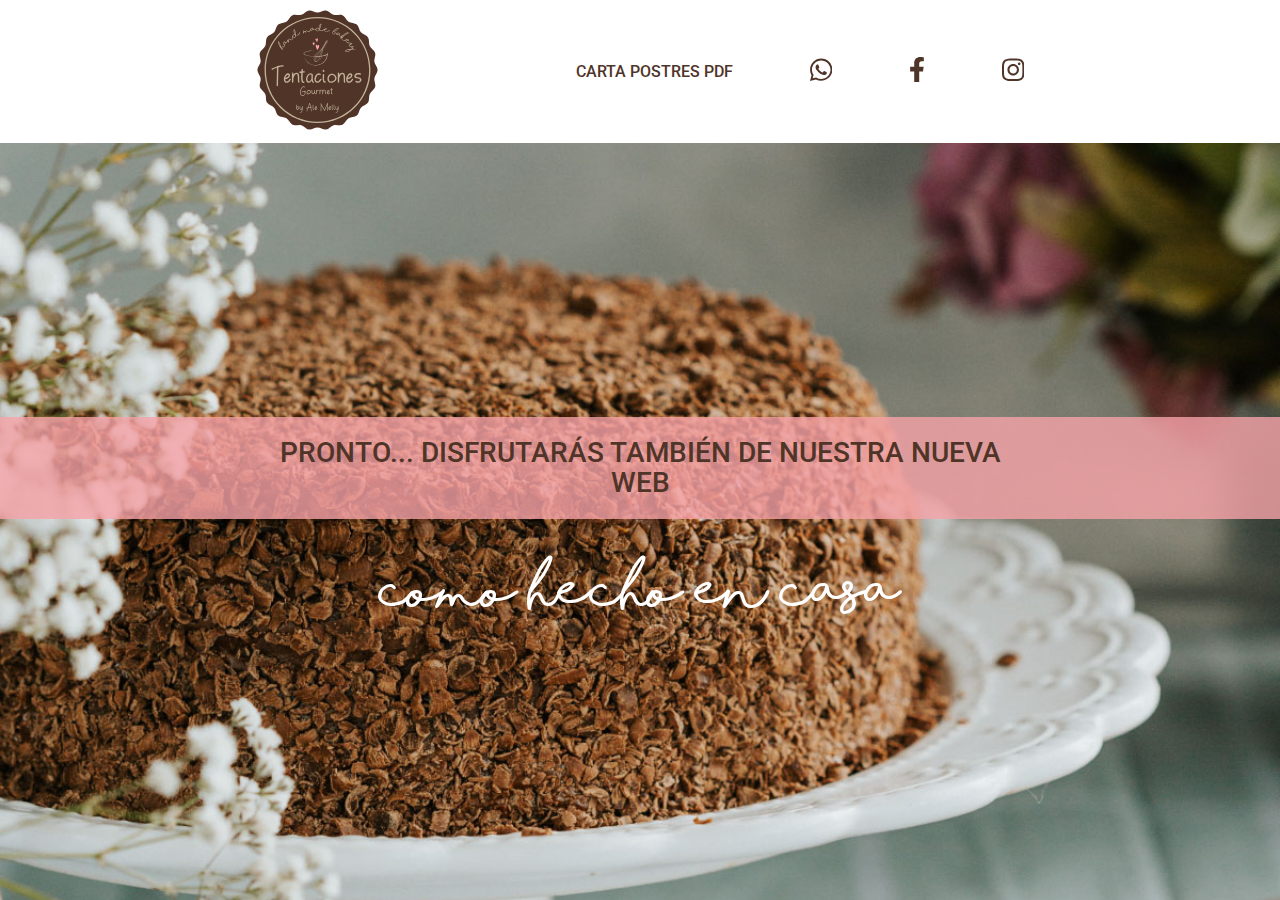
<file: index.html>
<!DOCTYPE html>
<html lang="es">
<head>
  <meta charset="UTF-8">
  <meta http-equiv="X-UA-Compatible" content="IE=edge">
  <meta name="viewport" content="width=device-width, initial-scale=1.0">
  <title>Tentaciones Gourmet - Como hecho en casa</title>
  <link rel="stylesheet" href="./assets/css/main.min.css">
</head>
<body>
  <header class="header">
    <nav class="header__content">
      <a class="header__logo">
        <img class="header__logo-image" src="assets/images/logo.svg" alt="logo" />
      </a>
      <ul class="header__menu">
        <li class="header__menu-item"><a href="">CARTA POSTRES PDF</a></li>
        <li class="header__menu-item">
          <a href="">
            <svg xmlns="http://www.w3.org/2000/svg" viewBox="0 0 448 512"><path d="M380.9 97.1C339 55.1 283.2 32 223.9 32c-122.4 0-222 99.6-222 222 0 39.1 10.2 77.3 29.6 111L0 480l117.7-30.9c32.4 17.7 68.9 27 106.1 27h.1c122.3 0 224.1-99.6 224.1-222 0-59.3-25.2-115-67.1-157zm-157 341.6c-33.2 0-65.7-8.9-94-25.7l-6.7-4-69.8 18.3L72 359.2l-4.4-7c-18.5-29.4-28.2-63.3-28.2-98.2 0-101.7 82.8-184.5 184.6-184.5 49.3 0 95.6 19.2 130.4 54.1 34.8 34.9 56.2 81.2 56.1 130.5 0 101.8-84.9 184.6-186.6 184.6zm101.2-138.2c-5.5-2.8-32.8-16.2-37.9-18-5.1-1.9-8.8-2.8-12.5 2.8-3.7 5.6-14.3 18-17.6 21.8-3.2 3.7-6.5 4.2-12 1.4-32.6-16.3-54-29.1-75.5-66-5.7-9.8 5.7-9.1 16.3-30.3 1.8-3.7.9-6.9-.5-9.7-1.4-2.8-12.5-30.1-17.1-41.2-4.5-10.8-9.1-9.3-12.5-9.5-3.2-.2-6.9-.2-10.6-.2-3.7 0-9.7 1.4-14.8 6.9-5.1 5.6-19.4 19-19.4 46.3 0 27.3 19.9 53.7 22.6 57.4 2.8 3.7 39.1 59.7 94.8 83.8 35.2 15.2 49 16.5 66.6 13.9 10.7-1.6 32.8-13.4 37.4-26.4 4.6-13 4.6-24.1 3.2-26.4-1.3-2.5-5-3.9-10.5-6.6z"></path></svg>
          </a>
        </li>
        <li class="header__menu-item">
          <a href="">
            <svg xmlns="http://www.w3.org/2000/svg" viewBox="0 0 320 512"><path d="M279.14 288l14.22-92.66h-88.91v-60.13c0-25.35 12.42-50.06 52.24-50.06h40.42V6.26S260.43 0 225.36 0c-73.22 0-121.08 44.38-121.08 124.72v70.62H22.89V288h81.39v224h100.17V288z"></path></svg>
          </a>
        </li>
        <li class="header__menu-item">
          <a href="">
            <svg xmlns="http://www.w3.org/2000/svg" viewBox="0 0 448 512"><path d="M224.1 141c-63.6 0-114.9 51.3-114.9 114.9s51.3 114.9 114.9 114.9S339 319.5 339 255.9 287.7 141 224.1 141zm0 189.6c-41.1 0-74.7-33.5-74.7-74.7s33.5-74.7 74.7-74.7 74.7 33.5 74.7 74.7-33.6 74.7-74.7 74.7zm146.4-194.3c0 14.9-12 26.8-26.8 26.8-14.9 0-26.8-12-26.8-26.8s12-26.8 26.8-26.8 26.8 12 26.8 26.8zm76.1 27.2c-1.7-35.9-9.9-67.7-36.2-93.9-26.2-26.2-58-34.4-93.9-36.2-37-2.1-147.9-2.1-184.9 0-35.8 1.7-67.6 9.9-93.9 36.1s-34.4 58-36.2 93.9c-2.1 37-2.1 147.9 0 184.9 1.7 35.9 9.9 67.7 36.2 93.9s58 34.4 93.9 36.2c37 2.1 147.9 2.1 184.9 0 35.9-1.7 67.7-9.9 93.9-36.2 26.2-26.2 34.4-58 36.2-93.9 2.1-37 2.1-147.8 0-184.8zM398.8 388c-7.8 19.6-22.9 34.7-42.6 42.6-29.5 11.7-99.5 9-132.1 9s-102.7 2.6-132.1-9c-19.6-7.8-34.7-22.9-42.6-42.6-11.7-29.5-9-99.5-9-132.1s-2.6-102.7 9-132.1c7.8-19.6 22.9-34.7 42.6-42.6 29.5-11.7 99.5-9 132.1-9s102.7-2.6 132.1 9c19.6 7.8 34.7 22.9 42.6 42.6 11.7 29.5 9 99.5 9 132.1s2.7 102.7-9 132.1z"></path></svg>
          </a>
        </li>
      </ul>
    </nav>
  </header>
  <section class="hero">
    <div class="hero__soon">
      <p class="hero__soon-text">
        PRONTO... Disfrutarás también de nuestra nueva web
      </p>
    </div>
    <div class="hero__slogan">
      como hecho en casa
    </div>
  </section>
</body>
</html>
</file>
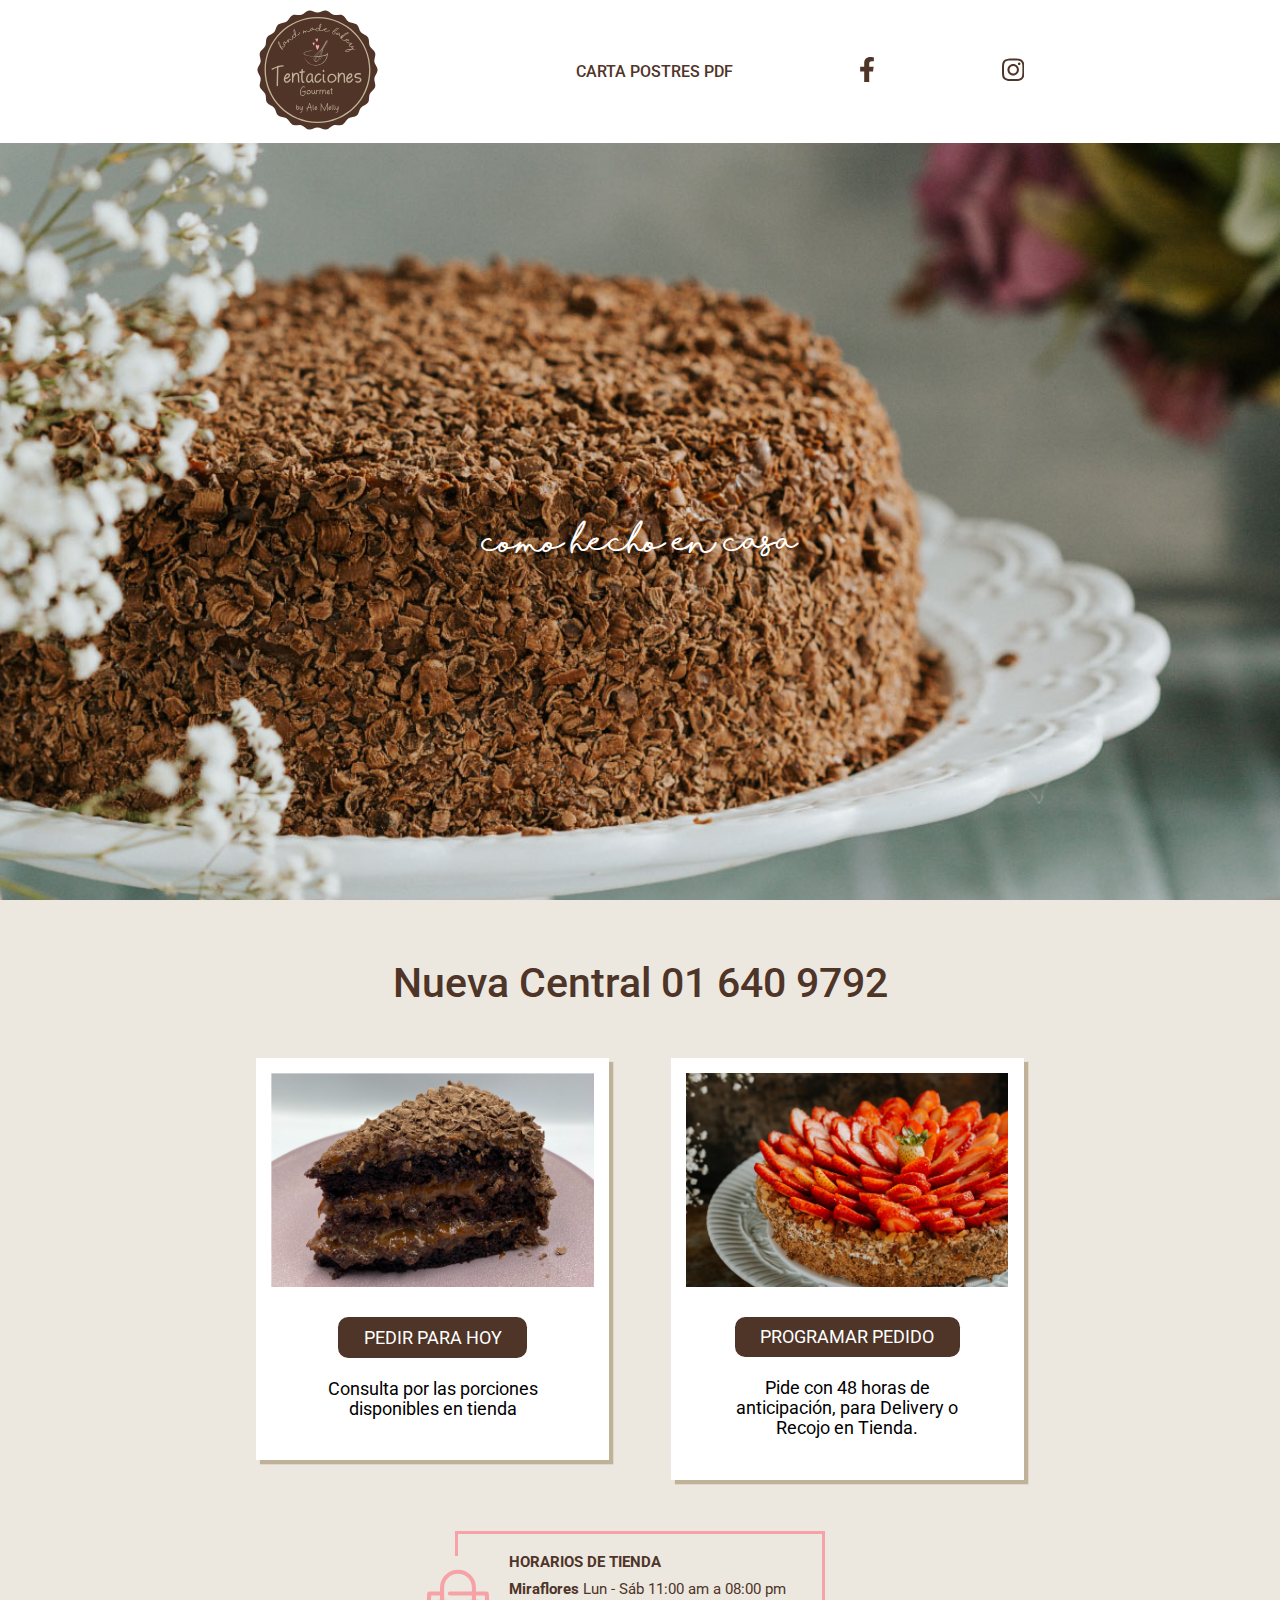
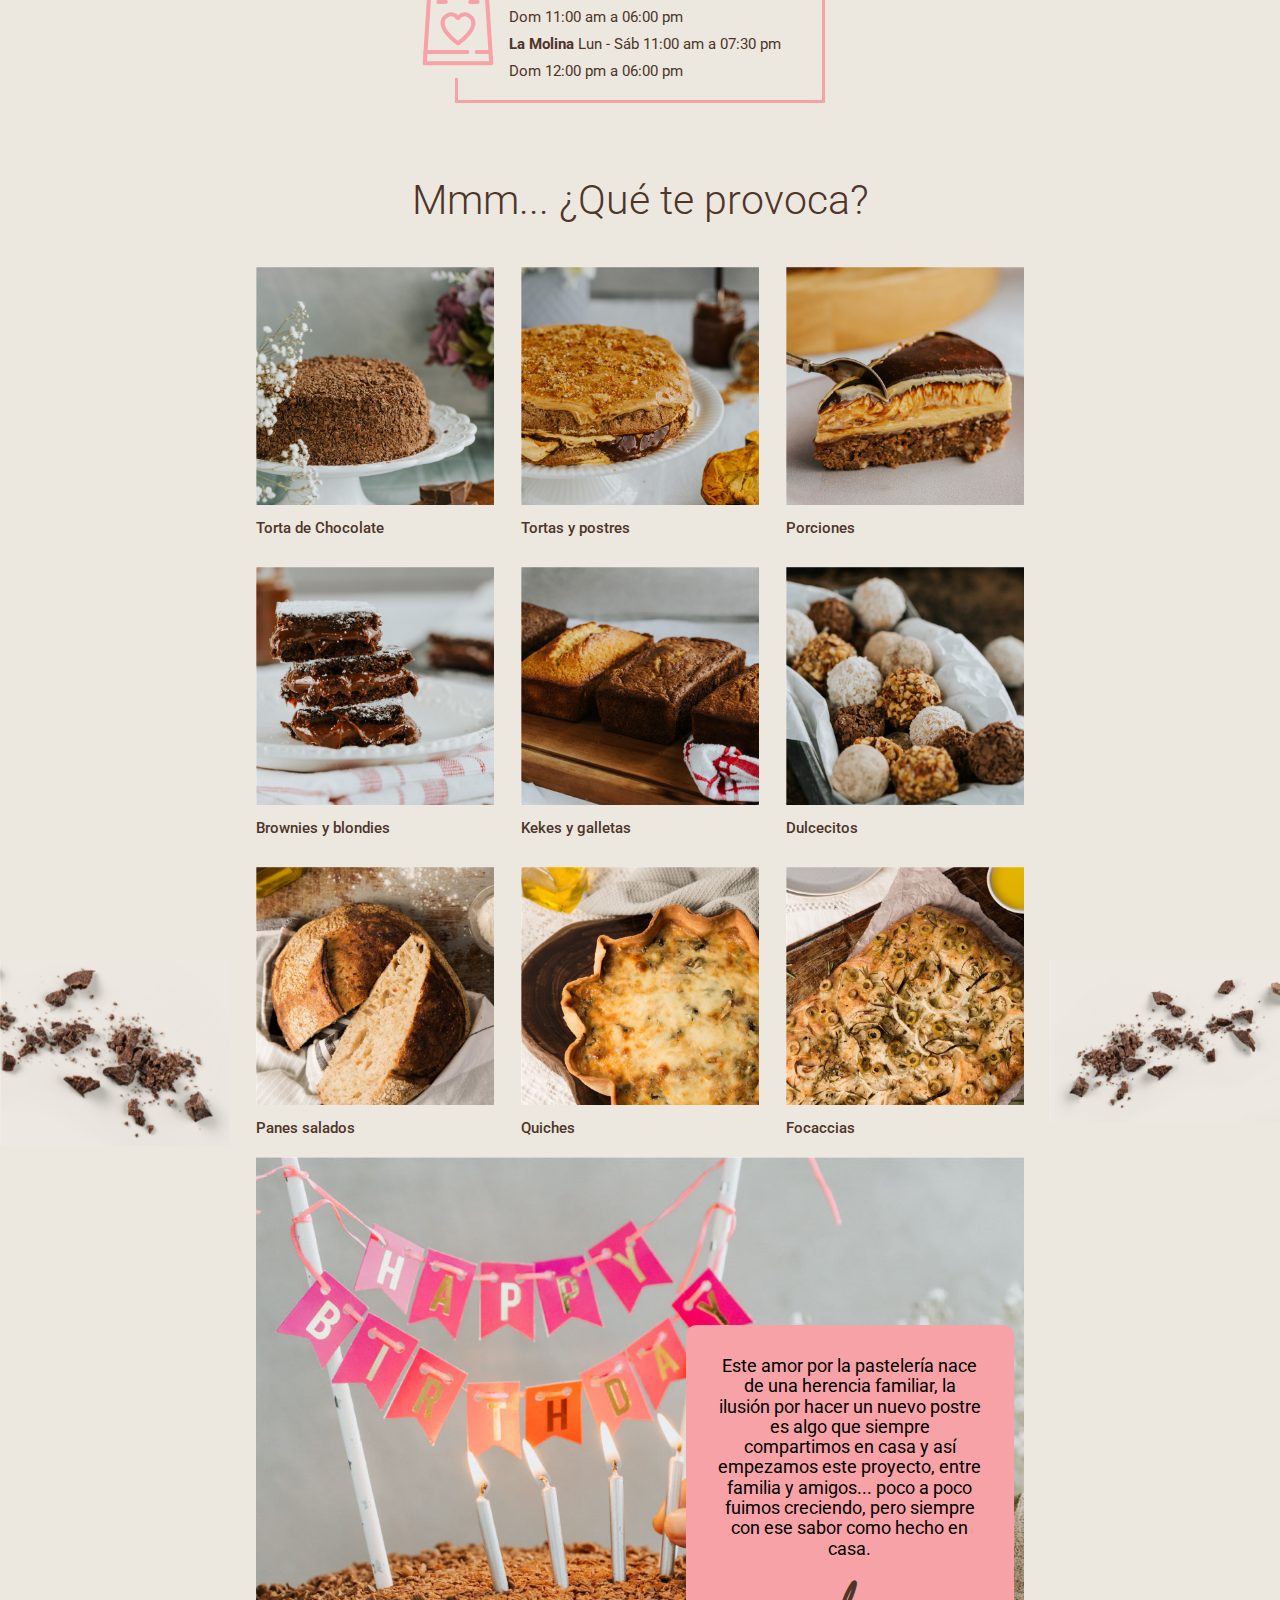
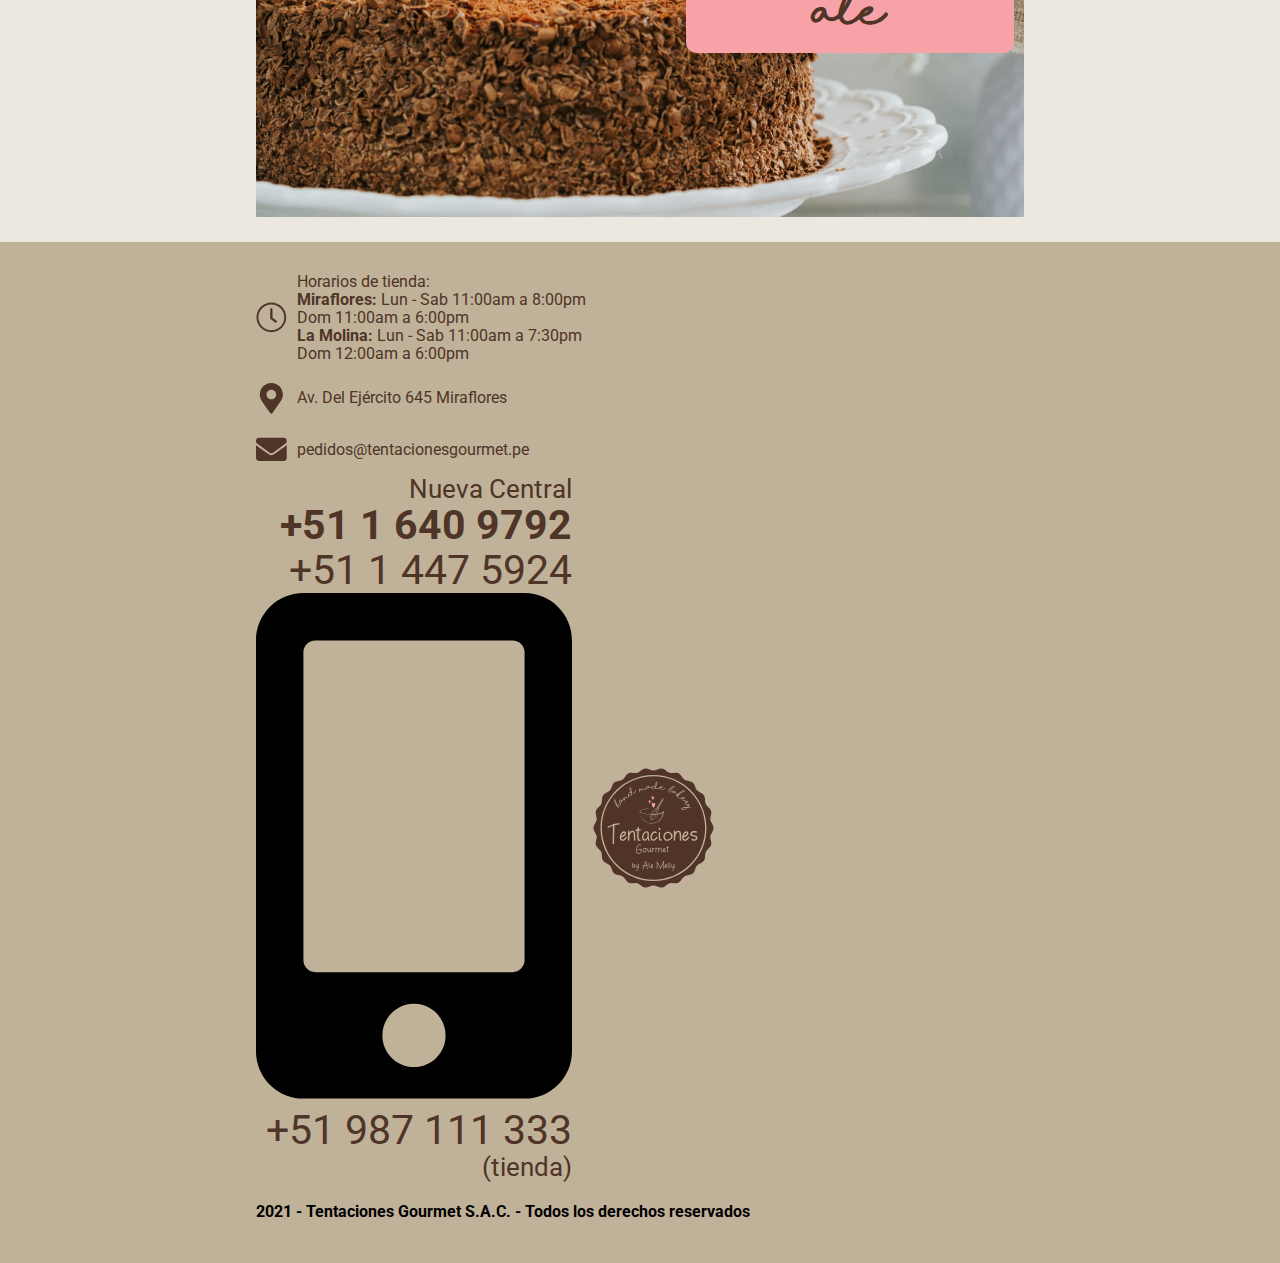
<file: public/index.html>
<!DOCTYPE html>
<html lang="es">
  <head>
    <meta charset="UTF-8" />
    <meta http-equiv="X-UA-Compatible" content="IE=edge" />
    <meta name="viewport" content="width=device-width, initial-scale=1.0" />
    <title>Tentaciones Gourmet - Como hecho en casa</title>
    <link rel="stylesheet" href="./assets/css/main.min.css" />

    <!-- Open Graph / Facebook -->
    <meta property="og:type" content="website" />
    <meta property="og:url" content="https://tentacionesgourmet.pe/" />
    <meta
      property="og:title"
      content="Tentaciones Gourmet - Como hecho en casa"
    />
    <meta
      property="og:description"
      content="Estamos preparando nuestro entorno virtual para ofrecerte lo mejor de Tentaciones Gourmet"
    />
    <meta
      property="og:image"
      content="https://tentacionesgourmet.pe/assets/images/fondo-rss.png"
    />

    <!-- Twitter -->
    <meta property="twitter:card" content="summary_large_image" />
    <meta property="twitter:url" content="https://tentacionesgourmet.pe/" />
    <meta
      property="twitter:title"
      content="Tentaciones Gourmet - Como hecho en casa"
    />
    <meta
      property="twitter:description"
      content="Estamos preparando nuestro entorno virtual para ofrecerte lo mejor de Tentaciones Gourmet"
    />
    <meta
      property="twitter:image"
      content="https://tentacionesgourmet.pe/assets/images/fondo-rss.png"
    />
  </head>
  <body>
    <header class="header">
      <nav class="header__content">
        <a class="header__logo">
          <img
            class="header__logo-image"
            src="assets/images/logo.svg"
            alt="logo"
          />
        </a>
        <ul class="header__menu">
          <li class="header__menu-item">
            <a
              download="tentaciones-carta-postres.pdf"
              href="assets/pdf/tentaciones-carta-postres.pdf"
              rel="noreferrer"
              target="_blank"
              >CARTA POSTRES PDF</a
            >
          </li>
          <li class="header__menu-item" style="display: none">
            <a
              href="https://wa.me/+51997371693/?text=Hola%20Tentaciones%20Gourmet%20quisiera%20hacer%20un%20pedido%20por%20favor"
              rel="noreferrer"
              target="_blank"
            >
              <svg xmlns="http://www.w3.org/2000/svg" viewBox="0 0 448 512">
                <path
                  d="M380.9 97.1C339 55.1 283.2 32 223.9 32c-122.4 0-222 99.6-222 222 0 39.1 10.2 77.3 29.6 111L0 480l117.7-30.9c32.4 17.7 68.9 27 106.1 27h.1c122.3 0 224.1-99.6 224.1-222 0-59.3-25.2-115-67.1-157zm-157 341.6c-33.2 0-65.7-8.9-94-25.7l-6.7-4-69.8 18.3L72 359.2l-4.4-7c-18.5-29.4-28.2-63.3-28.2-98.2 0-101.7 82.8-184.5 184.6-184.5 49.3 0 95.6 19.2 130.4 54.1 34.8 34.9 56.2 81.2 56.1 130.5 0 101.8-84.9 184.6-186.6 184.6zm101.2-138.2c-5.5-2.8-32.8-16.2-37.9-18-5.1-1.9-8.8-2.8-12.5 2.8-3.7 5.6-14.3 18-17.6 21.8-3.2 3.7-6.5 4.2-12 1.4-32.6-16.3-54-29.1-75.5-66-5.7-9.8 5.7-9.1 16.3-30.3 1.8-3.7.9-6.9-.5-9.7-1.4-2.8-12.5-30.1-17.1-41.2-4.5-10.8-9.1-9.3-12.5-9.5-3.2-.2-6.9-.2-10.6-.2-3.7 0-9.7 1.4-14.8 6.9-5.1 5.6-19.4 19-19.4 46.3 0 27.3 19.9 53.7 22.6 57.4 2.8 3.7 39.1 59.7 94.8 83.8 35.2 15.2 49 16.5 66.6 13.9 10.7-1.6 32.8-13.4 37.4-26.4 4.6-13 4.6-24.1 3.2-26.4-1.3-2.5-5-3.9-10.5-6.6z"
                ></path>
              </svg>
            </a>
          </li>
          <li class="header__menu-item">
            <a
              href="https://www.facebook.com/tentaciones.postres/"
              rel="noreferrer"
              target="_blank"
            >
              <svg xmlns="http://www.w3.org/2000/svg" viewBox="0 0 320 512">
                <path
                  d="M279.14 288l14.22-92.66h-88.91v-60.13c0-25.35 12.42-50.06 52.24-50.06h40.42V6.26S260.43 0 225.36 0c-73.22 0-121.08 44.38-121.08 124.72v70.62H22.89V288h81.39v224h100.17V288z"
                ></path>
              </svg>
            </a>
          </li>
          <li class="header__menu-item">
            <a
              href="https://www.instagram.com/tentacionesgourmetperu/"
              rel="noreferrer"
              target="_blank"
            >
              <svg xmlns="http://www.w3.org/2000/svg" viewBox="0 0 448 512">
                <path
                  d="M224.1 141c-63.6 0-114.9 51.3-114.9 114.9s51.3 114.9 114.9 114.9S339 319.5 339 255.9 287.7 141 224.1 141zm0 189.6c-41.1 0-74.7-33.5-74.7-74.7s33.5-74.7 74.7-74.7 74.7 33.5 74.7 74.7-33.6 74.7-74.7 74.7zm146.4-194.3c0 14.9-12 26.8-26.8 26.8-14.9 0-26.8-12-26.8-26.8s12-26.8 26.8-26.8 26.8 12 26.8 26.8zm76.1 27.2c-1.7-35.9-9.9-67.7-36.2-93.9-26.2-26.2-58-34.4-93.9-36.2-37-2.1-147.9-2.1-184.9 0-35.8 1.7-67.6 9.9-93.9 36.1s-34.4 58-36.2 93.9c-2.1 37-2.1 147.9 0 184.9 1.7 35.9 9.9 67.7 36.2 93.9s58 34.4 93.9 36.2c37 2.1 147.9 2.1 184.9 0 35.9-1.7 67.7-9.9 93.9-36.2 26.2-26.2 34.4-58 36.2-93.9 2.1-37 2.1-147.8 0-184.8zM398.8 388c-7.8 19.6-22.9 34.7-42.6 42.6-29.5 11.7-99.5 9-132.1 9s-102.7 2.6-132.1-9c-19.6-7.8-34.7-22.9-42.6-42.6-11.7-29.5-9-99.5-9-132.1s-2.6-102.7 9-132.1c7.8-19.6 22.9-34.7 42.6-42.6 29.5-11.7 99.5-9 132.1-9s102.7-2.6 132.1 9c19.6 7.8 34.7 22.9 42.6 42.6 11.7 29.5 9 99.5 9 132.1s2.7 102.7-9 132.1z"
                ></path>
              </svg>
            </a>
          </li>
        </ul>
      </nav>
    </header>
    <img
      src="./assets/images/chocolate-chispas.png"
      alt="chispas"
      class="chispas1"
    />
    <img
      src="./assets/images/chocolate-chispas2.png"
      alt="chispas2"
      class="chispas2"
    />
    <section class="hero">
      <div class="hero__soon">
      </div>
      <div class="hero__slogan">como hecho en casa</div>
    </section>
    <section class="body">
      <div class="body__content">
        <h3 class="body__central">
          Nueva Central
          <a href="tel:016409792" class="body__central-tel"
            >01&nbsp;640&nbsp;9792</a
          >
        </h3>
        <figure class="card">
          <img
            src="assets/images/torta-chocolate.jpg"
            alt="torta-chocolate"
            class="card__image"
          />
          <figcaption class="card__content">
            <button class="card__button pedir">PEDIR PARA HOY</button>
            <p class="card__text">
              Consulta por las porciones disponibles en tienda
            </p>
          </figcaption>
        </figure>
        <figure class="card">
          <img
            src="assets/images/torta-fresa.jpg"
            alt="torta-fresa"
            class="card__image"
          />
          <figcaption class="card__content">
            <a
              href="mailto:pedidos@tentacionesgourmet.pe?subject=Programar mi pedido&body=Hola, quisiera programar mi pedido, consta de"
              class="card__button"
              >PROGRAMAR PEDIDO</a
            >
            <p class="card__text">
              Pide con 48 horas de anticipación, para Delivery o Recojo en
              Tienda.
            </p>
          </figcaption>
        </figure>

        <div class="orders">
          <p><strong>HORARIOS DE TIENDA</strong></p>
          <p><strong>Miraflores</strong> Lun - Sáb 11:00 am a 08:00 pm</p>
          <p>Dom 11:00 am a 06:00 pm</p>
          <p><strong>La Molina</strong> Lun - Sáb 11:00 am a 07:30 pm</p>
          <p>Dom 12:00 pm a 06:00 pm</p>
        </div>

        <div class="products">
          <h2 class="products__title">Mmm... ¿Qué&nbsp;te&nbsp;provoca?</h2>
          <div class="products__content">
            <figure class="products__item">
              <img
                src="assets/images/products/torta-de-chocolate.jpg"
                alt="torta-de-chocolate"
                class="products__image"
              />
              <figure class="products__description">Torta de Chocolate</figure>
            </figure>
            <figure class="products__item">
              <img
                src="assets/images/products/tortas-y-postres.jpg"
                alt="tortas-y-postres"
                class="products__image"
              />
              <figure class="products__description">Tortas y postres</figure>
            </figure>
            <figure class="products__item">
              <img
                src="assets/images/products/porciones.jpg"
                alt="porciones"
                class="products__image"
              />
              <figure class="products__description">Porciones</figure>
            </figure>
            <figure class="products__item">
              <img
                src="assets/images/products/brownies-y-blondies.jpg"
                alt="brownies-y-blondies"
                class="products__image"
              />
              <figure class="products__description">Brownies y blondies</figure>
            </figure>
            <figure class="products__item">
              <img
                src="assets/images/products/kekes-y-galletas.jpg"
                alt="kekes-y-galletas"
                class="products__image"
              />
              <figure class="products__description">Kekes y galletas</figure>
            </figure>
            <figure class="products__item">
              <img
                src="assets/images/products/dulcecitos.jpg"
                alt="dulcecitos"
                class="products__image"
              />
              <figure class="products__description">Dulcecitos</figure>
            </figure>
            <figure class="products__item">
              <img
                src="assets/images/products/panes-salados.jpg"
                alt="panes-salados"
                class="products__image"
              />
              <figure class="products__description">Panes salados</figure>
            </figure>
            <figure class="products__item">
              <img
                src="assets/images/products/quiches.jpg"
                alt="quiches"
                class="products__image"
              />
              <figure class="products__description">Quiches</figure>
            </figure>
            <figure class="products__item">
              <img
                src="assets/images/products/focaccias.jpg"
                alt="focaccias"
                class="products__image"
              />
              <figure class="products__description">Focaccias</figure>
            </figure>
          </div>
        </div>

        <div class="testimonials">
          <img
            src="assets/images/happy-birdthay.jpg"
            alt="testimonials"
            class="testimonials__image"
          />
          <div class="testimonials__content">
            <p>
              Este amor por la pastelería nace de una herencia familiar, la
              ilusión por hacer un nuevo postre es algo que siempre compartimos
              en casa y así empezamos este proyecto, entre familia y amigos...
              poco a poco fuimos creciendo, pero siempre con ese sabor como
              hecho en casa.
            </p>
            <h3 class="testimonials__auth">ale</h3>
          </div>
        </div>
      </div>
    </section>
    <footer class="footer">
      <div class="footer__container">
        <ul class="footer__menu">
          <li>
            <svg xmlns="http://www.w3.org/2000/svg" viewBox="0 0 512 512">
              <path
                d="M256 8C119 8 8 119 8 256s111 248 248 248 248-111 248-248S393 8 256 8zm216 248c0 118.7-96.1 216-216 216-118.7 0-216-96.1-216-216 0-118.7 96.1-216 216-216 118.7 0 216 96.1 216 216zm-148.9 88.3l-81.2-59c-3.1-2.3-4.9-5.9-4.9-9.7V116c0-6.6 5.4-12 12-12h14c6.6 0 12 5.4 12 12v146.3l70.5 51.3c5.4 3.9 6.5 11.4 2.6 16.8l-8.2 11.3c-3.9 5.3-11.4 6.5-16.8 2.6z"
              ></path>
            </svg>
            <span
              >Horarios de tienda: <br />
              <strong>Miraflores:</strong> Lun - Sab 11:00am a 8:00pm<br />Dom
              11:00am a 6:00pm <br />
              <strong>La Molina:</strong> Lun - Sab 11:00am a
              7:30pm<br />Dom 12:00am a 6:00pm</span
            >
            </span>
          </li>
          <li>
            <svg
              aria-hidden="true"
              focusable="false"
              data-prefix="fas"
              data-icon="map-marker-alt"
              role="img"
              xmlns="http://www.w3.org/2000/svg"
              viewBox="0 0 384 512"
              class="svg-inline--fa fa-map-marker-alt fa-w-12 fa-3x"
            >
              <path
                fill="currentColor"
                d="M172.268 501.67C26.97 291.031 0 269.413 0 192 0 85.961 85.961 0 192 0s192 85.961 192 192c0 77.413-26.97 99.031-172.268 309.67-9.535 13.774-29.93 13.773-39.464 0zM192 272c44.183 0 80-35.817 80-80s-35.817-80-80-80-80 35.817-80 80 35.817 80 80 80z"
                class=""
              ></path>
            </svg>
            <a href="https://maps.app.goo.gl/G3LbZnLEX2ietyZu6" target="_blank"
              >Av. Del Ejército 645 Miraflores</a
            >
          </li>
          <li>
            <svg
              aria-hidden="true"
              focusable="false"
              data-prefix="fas"
              data-icon="envelope"
              role="img"
              xmlns="http://www.w3.org/2000/svg"
              viewBox="0 0 512 512"
              class="svg-inline--fa fa-envelope fa-w-16 fa-3x"
            >
              <path
                fill="currentColor"
                d="M502.3 190.8c3.9-3.1 9.7-.2 9.7 4.7V400c0 26.5-21.5 48-48 48H48c-26.5 0-48-21.5-48-48V195.6c0-5 5.7-7.8 9.7-4.7 22.4 17.4 52.1 39.5 154.1 113.6 21.1 15.4 56.7 47.8 92.2 47.6 35.7.3 72-32.8 92.3-47.6 102-74.1 131.6-96.3 154-113.7zM256 320c23.2.4 56.6-29.2 73.4-41.4 132.7-96.3 142.8-104.7 173.4-128.7 5.8-4.5 9.2-11.5 9.2-18.9v-19c0-26.5-21.5-48-48-48H48C21.5 64 0 85.5 0 112v19c0 7.4 3.4 14.3 9.2 18.9 30.6 23.9 40.7 32.4 173.4 128.7 16.8 12.2 50.2 41.8 73.4 41.4z"
                class=""
              ></path>
            </svg>
            <a href="mailto:pedidos@tentacionesgourmet.pe"
              >pedidos@tentacionesgourmet.pe</a
            >
          </li>
        </ul>
        <div class="footer__info">
          <div class="footer__content-info">
            <div class="footer__info-central">
              <span>Nueva Central</span>
              <a href="tel:+5116409792" class="footer__tel"
                ><strong>+51&nbsp;1&nbsp;640&nbsp;9792</strong></a
              >
            </div>
            <div class="footer__info-central">
              <a href="tel:+5114475924" class="footer__tel"
                >+51&nbsp;1&nbsp;447&nbsp;5924</a
              >
            </div>
            <div class="footer__info-central" style="display: none">
              <a
                href="https://wa.me/+51997371693/?text=Hola%20Tentaciones%20Gourmet"
                class="footer__tel"
                target="_blank"
                rel="noreferrer"
              >
                <svg xmlns="http://www.w3.org/2000/svg" viewBox="0 0 448 512">
                  <path
                    d="M380.9 97.1C339 55.1 283.2 32 223.9 32c-122.4 0-222 99.6-222 222 0 39.1 10.2 77.3 29.6 111L0 480l117.7-30.9c32.4 17.7 68.9 27 106.1 27h.1c122.3 0 224.1-99.6 224.1-222 0-59.3-25.2-115-67.1-157zm-157 341.6c-33.2 0-65.7-8.9-94-25.7l-6.7-4-69.8 18.3L72 359.2l-4.4-7c-18.5-29.4-28.2-63.3-28.2-98.2 0-101.7 82.8-184.5 184.6-184.5 49.3 0 95.6 19.2 130.4 54.1 34.8 34.9 56.2 81.2 56.1 130.5 0 101.8-84.9 184.6-186.6 184.6zm101.2-138.2c-5.5-2.8-32.8-16.2-37.9-18-5.1-1.9-8.8-2.8-12.5 2.8-3.7 5.6-14.3 18-17.6 21.8-3.2 3.7-6.5 4.2-12 1.4-32.6-16.3-54-29.1-75.5-66-5.7-9.8 5.7-9.1 16.3-30.3 1.8-3.7.9-6.9-.5-9.7-1.4-2.8-12.5-30.1-17.1-41.2-4.5-10.8-9.1-9.3-12.5-9.5-3.2-.2-6.9-.2-10.6-.2-3.7 0-9.7 1.4-14.8 6.9-5.1 5.6-19.4 19-19.4 46.3 0 27.3 19.9 53.7 22.6 57.4 2.8 3.7 39.1 59.7 94.8 83.8 35.2 15.2 49 16.5 66.6 13.9 10.7-1.6 32.8-13.4 37.4-26.4 4.6-13 4.6-24.1 3.2-26.4-1.3-2.5-5-3.9-10.5-6.6z"
                  ></path>
                </svg>
                +51&nbsp;997&nbsp;371&nbsp;693
              </a>
            </div>
            <div class="footer__info-central">
              <a href="tel:+51987111333" class="footer__tel">
                <svg xmlns="http://www.w3.org/2000/svg" viewBox="0 0 320 512">
                  <path
                    d="M272 0H48C21.5 0 0 21.5 0 48v416c0 26.5 21.5 48 48 48h224c26.5 0 48-21.5 48-48V48c0-26.5-21.5-48-48-48zM160 480c-17.7 0-32-14.3-32-32s14.3-32 32-32 32 14.3 32 32-14.3 32-32 32zm112-108c0 6.6-5.4 12-12 12H60c-6.6 0-12-5.4-12-12V60c0-6.6 5.4-12 12-12h200c6.6 0 12 5.4 12 12v312z"
                  ></path>
                </svg>
                +51&nbsp;987&nbsp;111&nbsp;333</a
              >
              <span>(tienda)</span>
            </div>
          </div>
          <img src="assets/images/logo.svg" alt="logo" class="footer__logo" />
        </div>
        <h4 class="footer__rights">
          2021 - Tentaciones Gourmet S.A.C. - Todos los derechos reservados
        </h4>
      </div>
    </footer>

    <div class="modal">
      <div class="modal__content">
        <div class="modal__content-title">
          <img
            src="./assets/images/pie-modal.svg"
            alt="pie"
            class="modal__content-imagetitle"
          />
          <h2 class="modal__title">
            Consulta por las <strong>porciones</strong> disponibles
          </h2>
          <button class="modal__close">
            <svg xmlns="http://www.w3.org/2000/svg" viewBox="0 0 320 512">
              <path
                d="M193.94 256L296.5 153.44l21.15-21.15c3.12-3.12 3.12-8.19 0-11.31l-22.63-22.63c-3.12-3.12-8.19-3.12-11.31 0L160 222.06 36.29 98.34c-3.12-3.12-8.19-3.12-11.31 0L2.34 120.97c-3.12 3.12-3.12 8.19 0 11.31L126.06 256 2.34 379.71c-3.12 3.12-3.12 8.19 0 11.31l22.63 22.63c3.12 3.12 8.19 3.12 11.31 0L160 289.94 262.56 392.5l21.15 21.15c3.12 3.12 8.19 3.12 11.31 0l22.63-22.63c3.12-3.12 3.12-8.19 0-11.31L193.94 256z"
              ></path>
            </svg>
          </button>
        </div>
        <div class="modal__images">
          <img src="./assets/images/pie-fresa-modal.jpg" alt="pie-fresa" />
          <img
            src="./assets/images/torta-chocolate-modal.jpg"
            alt="torta-chocolate"
          />
        </div>
        <h3 class="modal__texto">Teléfono exclusivo Tienda Ejército:</h3>
        <a class="modal__texto-tel" href="tel:+51987111333">+51 987 111 333</a>
      </div>
    </div>
    <script type="text/javascript" src="./assets/js/main.js"></script>
  </body>
</html>
</file>
<file: assets/css/main.min.css>
@import url("https://fonts.googleapis.com/css2?family=Roboto:wght@300;400;500;900&display=swap");@font-face{font-family:'Shorelines Script Bold';src:url("../fonts/shorelines-script-bold.woff2") format("woff2"),url("../fonts/shorelines-script-bold.woff") format("woff"),url("../fonts/shorelines-script-bold.ttf") format("truetype")}.header{background-color:#fff;position:fixed;left:0;right:0;top:0;-webkit-box-pack:center;-ms-flex-pack:center;justify-content:center;-ms-flex-line-pack:center;align-content:center;-webkit-box-align:start;-ms-flex-align:start;align-items:flex-start;display:-webkit-box;display:-ms-flexbox;display:flex;-webkit-box-orient:horizontal;-webkit-box-direction:normal;-ms-flex-direction:row;flex-direction:row;-ms-flex-wrap:wrap;flex-wrap:wrap;-webkit-box-align:center;-ms-flex-align:center;align-items:center}@media screen and (min-width: 1px){.header{height:10rem}}@media screen and (min-width: 700px){.header{height:14rem}}.header__content{-webkit-box-pack:justify;-ms-flex-pack:justify;justify-content:space-between;-ms-flex-line-pack:center;align-content:center;-webkit-box-align:start;-ms-flex-align:start;align-items:flex-start;display:-webkit-box;display:-ms-flexbox;display:flex;-webkit-box-orient:horizontal;-webkit-box-direction:normal;-ms-flex-direction:row;flex-direction:row;-ms-flex-wrap:wrap;flex-wrap:wrap;-webkit-box-align:center;-ms-flex-align:center;align-items:center}@media screen and (min-width: 1px){.header__content{max-width:90vw;width:100%;margin:0 auto}}@media screen and (min-width: 1200px){.header__content{max-width:60vw}}@media screen and (min-width: 1700px){.header__content{max-width:50vw}}@media screen and (min-width: 1px){.header__logo{width:9rem}}@media screen and (min-width: 700px){.header__logo{width:12rem}}.header__logo-image{width:100%}.header__menu{list-style:none;margin:0;padding:0}@media screen and (min-width: 1px){.header__menu{width:50vw;-webkit-box-pack:center;-ms-flex-pack:center;justify-content:center;-ms-flex-line-pack:center;align-content:center;-webkit-box-align:start;-ms-flex-align:start;align-items:flex-start;display:-webkit-box;display:-ms-flexbox;display:flex;-webkit-box-orient:horizontal;-webkit-box-direction:normal;-ms-flex-direction:row;flex-direction:row;-ms-flex-wrap:wrap;flex-wrap:wrap;-webkit-box-align:center;-ms-flex-align:center;align-items:center}}@media screen and (min-width: 700px){.header__menu{width:35vw;-webkit-box-pack:justify;-ms-flex-pack:justify;justify-content:space-between;-ms-flex-line-pack:center;align-content:center;-webkit-box-align:start;-ms-flex-align:start;align-items:flex-start;display:-webkit-box;display:-ms-flexbox;display:flex;-webkit-box-orient:horizontal;-webkit-box-direction:normal;-ms-flex-direction:row;flex-direction:row;-ms-flex-wrap:wrap;flex-wrap:wrap;-webkit-box-align:center;-ms-flex-align:center;align-items:center}}@media screen and (min-width: 1300px){.header__menu{width:20vw}}@media screen and (min-width: 1700px){.header__menu{width:15vw}}.header__menu-item a{color:#4F3428;font-weight:500;-webkit-transition:all ease-in-out .3s;transition:all ease-in-out .3s}.header__menu-item a:hover{color:#F6A2A7;-webkit-transition:all ease-in-out .3s;transition:all ease-in-out .3s}.header__menu-item svg{height:2.5rem}.header__menu-item svg path{fill:#4F3428;-webkit-transition:all ease-in-out .3s;transition:all ease-in-out .3s}.header__menu-item svg:hover path{fill:#F6A2A7;-webkit-transition:all ease-in-out .3s;transition:all ease-in-out .3s}@media screen and (min-width: 1px){.header__menu-item{margin:0 .6rem}}@media screen and (min-width: 700px){.header__menu-item{margin:0}}@media screen and (min-width: 1px){.header__menu-item:first-child{width:100%;margin:0 0 1.5rem;text-align:center}}@media screen and (min-width: 700px){.header__menu-item:first-child{width:auto;text-align:left;margin:0}}.hero{background-image:url("../images/hero.jpg");background-repeat:no-repeat;background-size:cover;width:100%;-webkit-box-pack:center;-ms-flex-pack:center;justify-content:center;-ms-flex-line-pack:center;align-content:center;-webkit-box-align:start;-ms-flex-align:start;align-items:flex-start;display:-webkit-box;display:-ms-flexbox;display:flex;-webkit-box-orient:horizontal;-webkit-box-direction:normal;-ms-flex-direction:row;flex-direction:row;-ms-flex-wrap:wrap;flex-wrap:wrap;-webkit-box-align:center;-ms-flex-align:center;align-items:center}@media screen and (min-width: 1px){.hero{background-position:15% top;height:calc(100vh - 10rem);margin-top:10rem}}@media screen and (min-width: 700px){.hero{background-position:center top;height:calc(100vh - 14rem);margin-top:14rem}}.hero__soon{background-color:rgba(246,162,167,0.8);width:100%}.hero__soon-text{color:#4F3428;text-transform:uppercase;text-align:center;font-weight:500;padding:2rem 0}@media screen and (min-width: 1px){.hero__soon-text{max-width:90vw;width:100%;margin:0 auto}}@media screen and (min-width: 1200px){.hero__soon-text{max-width:60vw}}@media screen and (min-width: 1700px){.hero__soon-text{max-width:50vw}}@media screen and (min-width: 1px){.hero__soon-text{font-size:2.7rem}}@media screen and (min-width: 1700px){.hero__soon-text{font-size:3.3rem}}.hero__slogan{color:#fff;text-align:center;font-family:'Shorelines Script Bold', sans-serif}@media screen and (min-width: 1px){.hero__slogan{margin-top:5rem;font-size:5rem}}@media screen and (min-width: 1300px){.hero__slogan{font-size:7.3rem}}@media screen and (min-width: 1700px){.hero__slogan{margin-top:7rem;font-size:8.7rem}}.body{background-color:rgba(192,178,152,0.3);padding:2rem 0}.body__content{margin:0 auto;-webkit-box-pack:justify;-ms-flex-pack:justify;justify-content:space-between;-ms-flex-line-pack:start;align-content:flex-start;-webkit-box-align:start;-ms-flex-align:start;align-items:flex-start;display:-webkit-box;display:-ms-flexbox;display:flex;-webkit-box-orient:horizontal;-webkit-box-direction:normal;-ms-flex-direction:row;flex-direction:row;-ms-flex-wrap:wrap;flex-wrap:wrap}@media screen and (min-width: 1px){.body__content{max-width:90vw;width:100%;margin:0 auto}}@media screen and (min-width: 1200px){.body__content{max-width:60vw}}@media screen and (min-width: 1700px){.body__content{max-width:50vw}}.card{background-color:#fff;-webkit-box-shadow:0.7rem 0.7rem 0 0.02rem #C0B298;box-shadow:0.7rem 0.7rem 0 0.02rem #C0B298}@media screen and (min-width: 1px){.card{margin:1rem 0;width:100%}}@media screen and (min-width: 700px){.card{width:46%}}.card__image{width:calc(100% - 3rem);border:1.5rem solid #fff}.card__content{-webkit-box-pack:justify;-ms-flex-pack:justify;justify-content:space-between;-ms-flex-line-pack:start;align-content:flex-start;-webkit-box-align:start;-ms-flex-align:start;align-items:flex-start;display:-webkit-box;display:-ms-flexbox;display:flex;-webkit-box-orient:horizontal;-webkit-box-direction:normal;-ms-flex-direction:row;flex-direction:row;-ms-flex-wrap:wrap;flex-wrap:wrap}.card__button{background-color:#4F3428;text-align:center;margin:1rem auto 0;color:#fff;padding:1rem 2.5rem;border-radius:1rem;font-size:1.8rem}.card__text{text-align:center;font-size:1.8rem}@media screen and (min-width: 1px){.card__text{padding:0 10%;width:calc(75% - 3rem);margin:2rem auto}}@media screen and (min-width: 1000px){.card__text{padding:0 10%;margin:2rem auto 4rem;width:calc(80% - 3rem)}}@media screen and (min-width: 1300px){.card__text{padding:0 5%;margin:2rem auto 4rem;width:calc(85% - 3rem)}}@media screen and (min-width: 1700px){.card__text{padding:0 10%;margin:2rem auto 4rem;width:calc(70% - 3rem)}}html{line-height:1.1;margin:0;padding:0;font-family:'Roboto', sans-serif}@media screen and (min-width: 1px) and (orientation: portrait){html{font-size:2.7vw}}@media screen and (min-width: 1px) and (orientation: landscape){html{font-size:1.6vw}}@media screen and (min-width: 700px) and (orientation: portrait){html{font-size:1.3vw}}@media screen and (min-width: 700px) and (orientation: landscape){html{font-size:1vw}}@media screen and (min-width: 1000px) and (orientation: landscape){html{font-size:1vw}}@media screen and (min-width: 1200px) and (orientation: landscape){html{font-size:.8vw}}@media screen and (min-width: 1300px) and (orientation: landscape){html{font-size:.75vw}}@media screen and (min-width: 1700px) and (orientation: landscape){html{font-size:.53vw}}body{font-size:1.6rem;margin:0;padding:0}a{outline:none;text-decoration:none}button,input,textarea,select{border:0;outline:0;font-family:'Roboto', sans-serif}a,button{cursor:pointer}
</file>
<file: public/assets/css/main.min.css>
@import url("https://fonts.googleapis.com/css2?family=Roboto:wght@300;400;500;900&display=swap");@font-face{font-family:'Shorelines Script Bold';src:url("../fonts/shorelines-script-bold.woff2") format("woff2"),url("../fonts/shorelines-script-bold.woff") format("woff"),url("../fonts/shorelines-script-bold.ttf") format("truetype")}.header{background-color:#fff;position:fixed;left:0;right:0;top:0;z-index:100;-webkit-box-pack:center;-ms-flex-pack:center;justify-content:center;-ms-flex-line-pack:center;align-content:center;-webkit-box-align:start;-ms-flex-align:start;align-items:flex-start;display:-webkit-box;display:-ms-flexbox;display:flex;-webkit-box-orient:horizontal;-webkit-box-direction:normal;-ms-flex-direction:row;flex-direction:row;-ms-flex-wrap:wrap;flex-wrap:wrap;-webkit-box-align:center;-ms-flex-align:center;align-items:center}@media screen and (min-width: 1px){.header{height:10rem}}@media screen and (min-width: 700px){.header{height:14rem}}.header__content{-webkit-box-pack:justify;-ms-flex-pack:justify;justify-content:space-between;-ms-flex-line-pack:center;align-content:center;-webkit-box-align:start;-ms-flex-align:start;align-items:flex-start;display:-webkit-box;display:-ms-flexbox;display:flex;-webkit-box-orient:horizontal;-webkit-box-direction:normal;-ms-flex-direction:row;flex-direction:row;-ms-flex-wrap:wrap;flex-wrap:wrap;-webkit-box-align:center;-ms-flex-align:center;align-items:center}@media screen and (min-width: 1px){.header__content{max-width:90vw;width:100%;margin:0 auto}}@media screen and (min-width: 1200px){.header__content{max-width:60vw}}@media screen and (min-width: 1700px){.header__content{max-width:50vw}}@media screen and (min-width: 1px){.header__logo{width:9rem}}@media screen and (min-width: 700px){.header__logo{width:12rem}}.header__logo-image{width:100%}.header__menu{list-style:none;margin:0;padding:0}@media screen and (min-width: 1px){.header__menu{width:50vw;-webkit-box-pack:end;-ms-flex-pack:end;justify-content:flex-end;-ms-flex-line-pack:center;align-content:center;-webkit-box-align:start;-ms-flex-align:start;align-items:flex-start;display:-webkit-box;display:-ms-flexbox;display:flex;-webkit-box-orient:horizontal;-webkit-box-direction:normal;-ms-flex-direction:row;flex-direction:row;-ms-flex-wrap:wrap;flex-wrap:wrap;-webkit-box-align:center;-ms-flex-align:center;align-items:center}}@media screen and (min-width: 700px){.header__menu{width:35vw;-webkit-box-pack:justify;-ms-flex-pack:justify;justify-content:space-between;-ms-flex-line-pack:center;align-content:center;-webkit-box-align:start;-ms-flex-align:start;align-items:flex-start;display:-webkit-box;display:-ms-flexbox;display:flex;-webkit-box-orient:horizontal;-webkit-box-direction:normal;-ms-flex-direction:row;flex-direction:row;-ms-flex-wrap:wrap;flex-wrap:wrap;-webkit-box-align:center;-ms-flex-align:center;align-items:center}}@media screen and (min-width: 1300px){.header__menu{width:20vw}}@media screen and (min-width: 1700px){.header__menu{width:15vw}}.header__menu-item a{color:#4F3428;font-weight:500;-webkit-transition:all ease-in-out .3s;transition:all ease-in-out .3s}.header__menu-item a:hover{color:#F6A2A7;-webkit-transition:all ease-in-out .3s;transition:all ease-in-out .3s}.header__menu-item svg{height:2.5rem}.header__menu-item svg path{fill:#4F3428;-webkit-transition:all ease-in-out .3s;transition:all ease-in-out .3s}.header__menu-item svg:hover path{fill:#F6A2A7;-webkit-transition:all ease-in-out .3s;transition:all ease-in-out .3s}@media screen and (min-width: 1px){.header__menu-item{margin:0 .6rem}}@media screen and (min-width: 700px){.header__menu-item{margin:0}}@media screen and (min-width: 1px){.header__menu-item:first-child{width:100%;margin:0 0 1.5rem;text-align:right}}@media screen and (min-width: 700px){.header__menu-item:first-child{width:auto;text-align:left;margin:0}}.hero{background-image:url("../images/hero.jpg");background-repeat:no-repeat;background-size:cover;width:100%;-webkit-box-pack:center;-ms-flex-pack:center;justify-content:center;-ms-flex-line-pack:center;align-content:center;-webkit-box-align:start;-ms-flex-align:start;align-items:flex-start;display:-webkit-box;display:-ms-flexbox;display:flex;-webkit-box-orient:horizontal;-webkit-box-direction:normal;-ms-flex-direction:row;flex-direction:row;-ms-flex-wrap:wrap;flex-wrap:wrap;-webkit-box-align:center;-ms-flex-align:center;align-items:center}@media screen and (min-width: 1px){.hero{background-position:15% top;height:calc(100vh - 10rem);margin-top:10rem}}@media screen and (min-width: 700px){.hero{background-position:center top;height:calc(100vh - 14rem);margin-top:14rem}}.hero__soon{background-color:rgba(246,162,167,0.8);width:100%}.hero__soon-text{color:#4F3428;text-transform:uppercase;text-align:center;font-weight:500;padding:2rem 0}@media screen and (min-width: 1px){.hero__soon-text{max-width:90vw;width:100%;margin:0 auto}}@media screen and (min-width: 1200px){.hero__soon-text{max-width:60vw}}@media screen and (min-width: 1700px){.hero__soon-text{max-width:50vw}}@media screen and (min-width: 1px){.hero__soon-text{font-size:2rem}}@media screen and (min-width: 1700px){.hero__soon-text{font-size:3.3rem}}.hero__slogan{color:#fff;text-align:center;font-family:'Shorelines Script Bold', sans-serif}@media screen and (min-width: 1px){.hero__slogan{margin-top:5rem;font-size:3rem}}@media screen and (min-width: 1300px){.hero__slogan{font-size:7.3rem}}@media screen and (min-width: 1700px){.hero__slogan{margin-top:7rem;font-size:8.7rem}}@media screen and (min-width: 1px){.chispas2{display:none}}@media screen and (min-width: 700px) and (min-height: 600px){.chispas2{display:block;position:absolute;top:200vw;width:18vw}}@media screen and (min-width: 1300px){.chispas2{position:absolute;top:80vw;width:18vw;z-index:1}}@media screen and (min-width: 1px){.chispas1{display:none}}@media screen and (min-width: 700px) and (min-height: 600px){.chispas1{display:block;position:absolute;right:0;top:200vw;width:18vw;z-index:1}}@media screen and (min-width: 1300px){.chispas1{top:70vw;width:18vw}}.body{background-color:#ECE8E0;padding:2rem 0}.body__content{margin:0 auto;-webkit-box-pack:justify;-ms-flex-pack:justify;justify-content:space-between;-ms-flex-line-pack:start;align-content:flex-start;-webkit-box-align:start;-ms-flex-align:start;align-items:flex-start;display:-webkit-box;display:-ms-flexbox;display:flex;-webkit-box-orient:horizontal;-webkit-box-direction:normal;-ms-flex-direction:row;flex-direction:row;-ms-flex-wrap:wrap;flex-wrap:wrap}@media screen and (min-width: 1px){.body__content{max-width:90vw;width:100%;margin:0 auto}}@media screen and (min-width: 1200px){.body__content{max-width:60vw}}@media screen and (min-width: 1700px){.body__content{max-width:50vw}}.body__central{width:100%;text-align:center;color:#4F3428;font-size:4rem;font-weight:500}.body__central-tel{color:#4F3428}.card{background-color:#fff;-webkit-box-shadow:0.4rem 0.4rem 0 0.02rem #C0B298;box-shadow:0.4rem 0.4rem 0 0.02rem #C0B298}@media screen and (min-width: 1px){.card{margin:1rem 0;width:100%}}@media screen and (min-width: 700px){.card{width:46%}}.card__image{width:calc(100% - 3rem);border:1.5rem solid #fff}.card__content{-webkit-box-pack:justify;-ms-flex-pack:justify;justify-content:space-between;-ms-flex-line-pack:start;align-content:flex-start;-webkit-box-align:start;-ms-flex-align:start;align-items:flex-start;display:-webkit-box;display:-ms-flexbox;display:flex;-webkit-box-orient:horizontal;-webkit-box-direction:normal;-ms-flex-direction:row;flex-direction:row;-ms-flex-wrap:wrap;flex-wrap:wrap}.card__button{background-color:#4F3428;text-align:center;margin:1rem auto 0;color:#fff;padding:1rem 2.5rem;border-radius:1rem;font-size:1.8rem;-webkit-transition:all ease-in-out .3s;transition:all ease-in-out .3s}.card__button:hover{background-color:#F6A2A7;-webkit-transition:all ease-in-out .3s;transition:all ease-in-out .3s}.card__text{text-align:center;font-size:1.8rem}@media screen and (min-width: 1px){.card__text{padding:0 10%;width:calc(75% - 3rem);margin:2rem auto}}@media screen and (min-width: 1000px){.card__text{padding:0 10%;margin:2rem auto 4rem;width:calc(80% - 3rem)}}@media screen and (min-width: 1300px){.card__text{padding:0 5%;margin:2rem auto 4rem;width:calc(85% - 3rem)}}@media screen and (min-width: 1700px){.card__text{padding:0 10%;margin:2rem auto 4rem;width:calc(70% - 3rem)}}.orders{position:relative}@media screen and (min-width: 1px){.orders{width:calc(97% - 4rem);margin:4rem auto 0;padding:4rem 2rem 1rem;border:0.3rem solid #F6A2A7}.orders::after{background-color:#ECE8E0;content:'';background-image:url("../images/bolso.svg");background-repeat:no-repeat;background-position:center center;position:absolute}}@media screen and (min-width: 1px) and (min-width: 1px){.orders::after{left:0;right:0;top:-3rem;width:8rem;height:6rem;margin:0 auto}}@media screen and (min-width: 1px) and (min-width: 1000px){.orders::after{top:0;bottom:0;right:inherit;left:-3.5rem;margin:auto 0;height:12rem;width:7rem}}@media screen and (min-width: 700px){.orders{width:28.5rem}}@media screen and (min-width: 1000px){.orders{margin:4rem auto;padding:1rem 2rem 1rem 5rem}}.orders p{font-size:1.5rem;color:#4F3428;margin:1rem 0}.products{width:100%;position:relative;z-index:3}.products__title{text-align:center;font-size:4rem;font-weight:300;color:#4F3428}.products__content{-webkit-box-pack:justify;-ms-flex-pack:justify;justify-content:space-between;-ms-flex-line-pack:start;align-content:flex-start;-webkit-box-align:start;-ms-flex-align:start;align-items:flex-start;display:-webkit-box;display:-ms-flexbox;display:flex;-webkit-box-orient:horizontal;-webkit-box-direction:normal;-ms-flex-direction:row;flex-direction:row;-ms-flex-wrap:wrap;flex-wrap:wrap}.products__item{margin:1rem 0}@media screen and (min-width: 700px){.products__item{width:31%}}.products__image{width:100%}.products__description{margin:0;color:#4F3428;font-weight:500;font-size:1.5rem;padding:1rem 0}.testimonials{width:100%;position:relative}.testimonials__image{width:100%;margin:0;position:relative;z-index:1}.testimonials__content{background-color:#F6A2A7;padding:3rem;margin-top:-1rem;position:relative;z-index:2;font-size:1.8rem}.testimonials__content p{margin:0;text-align:center}@media screen and (min-width: 700px){.testimonials__content{position:absolute;bottom:0;margin:auto 0;width:22rem;height:28rem;right:1rem;top:0;border-radius:1rem}}@media screen and (min-width: 1000px){.testimonials__content{width:26rem;height:26rem}}.testimonials__auth{color:#4F3428;margin:4rem 0 0;text-align:center;font-size:4rem;line-height:1;font-family:'Shorelines Script Bold', sans-serif}.footer{background-color:#C0B298}.footer__tel{color:#4F3428}@media screen and (min-width: 700px){.footer__tel{display:block;text-align:right;font-size:4rem}}.footer__container{padding:2rem 0}@media screen and (min-width: 1px){.footer__container{max-width:90vw;width:100%;margin:0 auto}}@media screen and (min-width: 1200px){.footer__container{max-width:60vw}}@media screen and (min-width: 1700px){.footer__container{max-width:50vw}}@media screen and (min-width: 700px){.footer__container{-webkit-box-pack:justify;-ms-flex-pack:justify;justify-content:space-between;-ms-flex-line-pack:center;align-content:center;-webkit-box-align:start;-ms-flex-align:start;align-items:flex-start;display:-webkit-box;display:-ms-flexbox;display:flex;-webkit-box-orient:horizontal;-webkit-box-direction:normal;-ms-flex-direction:row;flex-direction:row;-ms-flex-wrap:wrap;flex-wrap:wrap;-webkit-box-align:center;-ms-flex-align:center;align-items:center}}.footer__menu{margin:0;list-style:none;padding:0}.footer__menu li{padding:1rem 0;-ms-flex-line-pack:center;align-content:center;-webkit-box-align:start;-ms-flex-align:start;align-items:flex-start;display:-webkit-box;display:-ms-flexbox;display:flex;-webkit-box-orient:horizontal;-webkit-box-direction:normal;-ms-flex-direction:row;flex-direction:row;-ms-flex-wrap:wrap;flex-wrap:wrap;-webkit-box-align:center;-ms-flex-align:center;align-items:center}.footer__menu li svg{height:3rem;width:3rem;margin-right:1rem}.footer__menu li svg path{fill:#4F3428}.footer__menu li span,.footer__menu li a{font-size:1.6rem;color:#4F3428}.footer__info{-webkit-box-pack:center;-ms-flex-pack:center;justify-content:center;-ms-flex-line-pack:center;align-content:center;-webkit-box-align:start;-ms-flex-align:start;align-items:flex-start;display:-webkit-box;display:-ms-flexbox;display:flex;-webkit-box-orient:horizontal;-webkit-box-direction:normal;-ms-flex-direction:row;flex-direction:row;-ms-flex-wrap:wrap;flex-wrap:wrap;-webkit-box-align:center;-ms-flex-align:center;align-items:center}.footer__info-central{margin-right:1rem}@media screen and (min-width: 1px){.footer__info-central{width:100%;text-align:center;color:#4F3428;font-size:2.5rem}}@media screen and (min-width: 700px){.footer__info-central{width:auto;text-align:right;margin-right:2rem}}.footer__logo{width:8rem;margin:0 auto;display:block}@media screen and (min-width: 700px){.footer__logo{margin:0;width:12rem}}@-webkit-keyframes fadeIn{0%{opacity:0}100%{opacity:1}}@keyframes fadeIn{0%{opacity:0}100%{opacity:1}}@-webkit-keyframes zoomIn{0%{opacity:0;-webkit-transform:scale(0.7);transform:scale(0.7)}100%{opacity:1;-webkit-transform:scale(1);transform:scale(1)}}@keyframes zoomIn{0%{opacity:0;-webkit-transform:scale(0.7);transform:scale(0.7)}100%{opacity:1;-webkit-transform:scale(1);transform:scale(1)}}.modal{position:relative;opacity:0;z-index:-1}.modal::after{background-color:rgba(79,52,40,0.9);content:'';position:fixed;top:0;bottom:0;left:0;right:0;z-index:101}.modal__close{position:absolute;top:1rem;right:1rem;background-color:transparent;-webkit-box-pack:center;-ms-flex-pack:center;justify-content:center;-ms-flex-line-pack:center;align-content:center;-webkit-box-align:start;-ms-flex-align:start;align-items:flex-start;display:-webkit-box;display:-ms-flexbox;display:flex;-webkit-box-orient:horizontal;-webkit-box-direction:normal;-ms-flex-direction:row;flex-direction:row;-ms-flex-wrap:wrap;flex-wrap:wrap;-webkit-box-align:center;-ms-flex-align:center;align-items:center}.modal__close svg{height:3rem}.modal__close svg path{fill:#4F3428}.modal__title{width:21rem;font-size:2.1rem;font-weight:300}.modal__content{opacity:0;background-color:#fff;position:fixed;z-index:102;top:0;bottom:0;left:0;right:0;margin:auto;border-radius:1rem}.modal__content-title{padding:1rem;position:relative;-webkit-box-pack:center;-ms-flex-pack:center;justify-content:center;-ms-flex-line-pack:center;align-content:center;-webkit-box-align:start;-ms-flex-align:start;align-items:flex-start;display:-webkit-box;display:-ms-flexbox;display:flex;-webkit-box-orient:horizontal;-webkit-box-direction:normal;-ms-flex-direction:row;flex-direction:row;-ms-flex-wrap:wrap;flex-wrap:wrap;-webkit-box-align:center;-ms-flex-align:center;align-items:center}.modal__content-imagetitle{height:4rem;margin-right:1rem}@media screen and (min-width: 1px){.modal__content{width:35rem;height:35rem}}@media screen and (min-width: 1000px){.modal__content{width:40rem;height:37rem}}.modal__images{width:100%;-webkit-box-pack:justify;-ms-flex-pack:justify;justify-content:space-between;-ms-flex-line-pack:center;align-content:center;-webkit-box-align:start;-ms-flex-align:start;align-items:flex-start;display:-webkit-box;display:-ms-flexbox;display:flex;-webkit-box-orient:horizontal;-webkit-box-direction:normal;-ms-flex-direction:row;flex-direction:row;-ms-flex-wrap:wrap;flex-wrap:wrap;-webkit-box-align:center;-ms-flex-align:center;align-items:center}.modal__images img{width:49%}.modal__texto{text-align:center;width:90%;margin:2rem auto 1rem;color:#4F3428}.modal__texto-tel{font-weight:700;color:#4F3428;text-align:center;display:block}.modal-open{z-index:103;-webkit-animation-name:fadeIn;animation-name:fadeIn;-webkit-animation-duration:.3s;animation-duration:.3s;-webkit-animation-fill-mode:forwards;animation-fill-mode:forwards}.modal-open .modal__content{-webkit-animation-name:zoomIn;animation-name:zoomIn;-webkit-animation-duration:.3s;animation-duration:.3s;-webkit-animation-fill-mode:forwards;animation-fill-mode:forwards;-webkit-animation-delay:.5s;animation-delay:.5s}html{line-height:1.1;margin:0;padding:0;font-family:'Roboto', sans-serif}@media screen and (min-width: 1px) and (orientation: portrait){html{font-size:2.7vw}}@media screen and (min-width: 1px) and (orientation: landscape){html{font-size:1.6vw}}@media screen and (min-width: 700px) and (orientation: portrait){html{font-size:1.3vw}}@media screen and (min-width: 700px) and (orientation: landscape){html{font-size:1vw}}@media screen and (min-width: 1000px) and (orientation: landscape){html{font-size:1vw}}@media screen and (min-width: 1200px) and (orientation: landscape){html{font-size:.8vw}}@media screen and (min-width: 1300px) and (orientation: landscape){html{font-size:.75vw}}@media screen and (min-width: 1700px) and (orientation: landscape){html{font-size:.53vw}}body{font-size:1.6rem;margin:0;padding:0}a{outline:none;text-decoration:none}button,input,textarea,select{border:0;outline:0;font-family:'Roboto', sans-serif}a,button{cursor:pointer}
</file>
